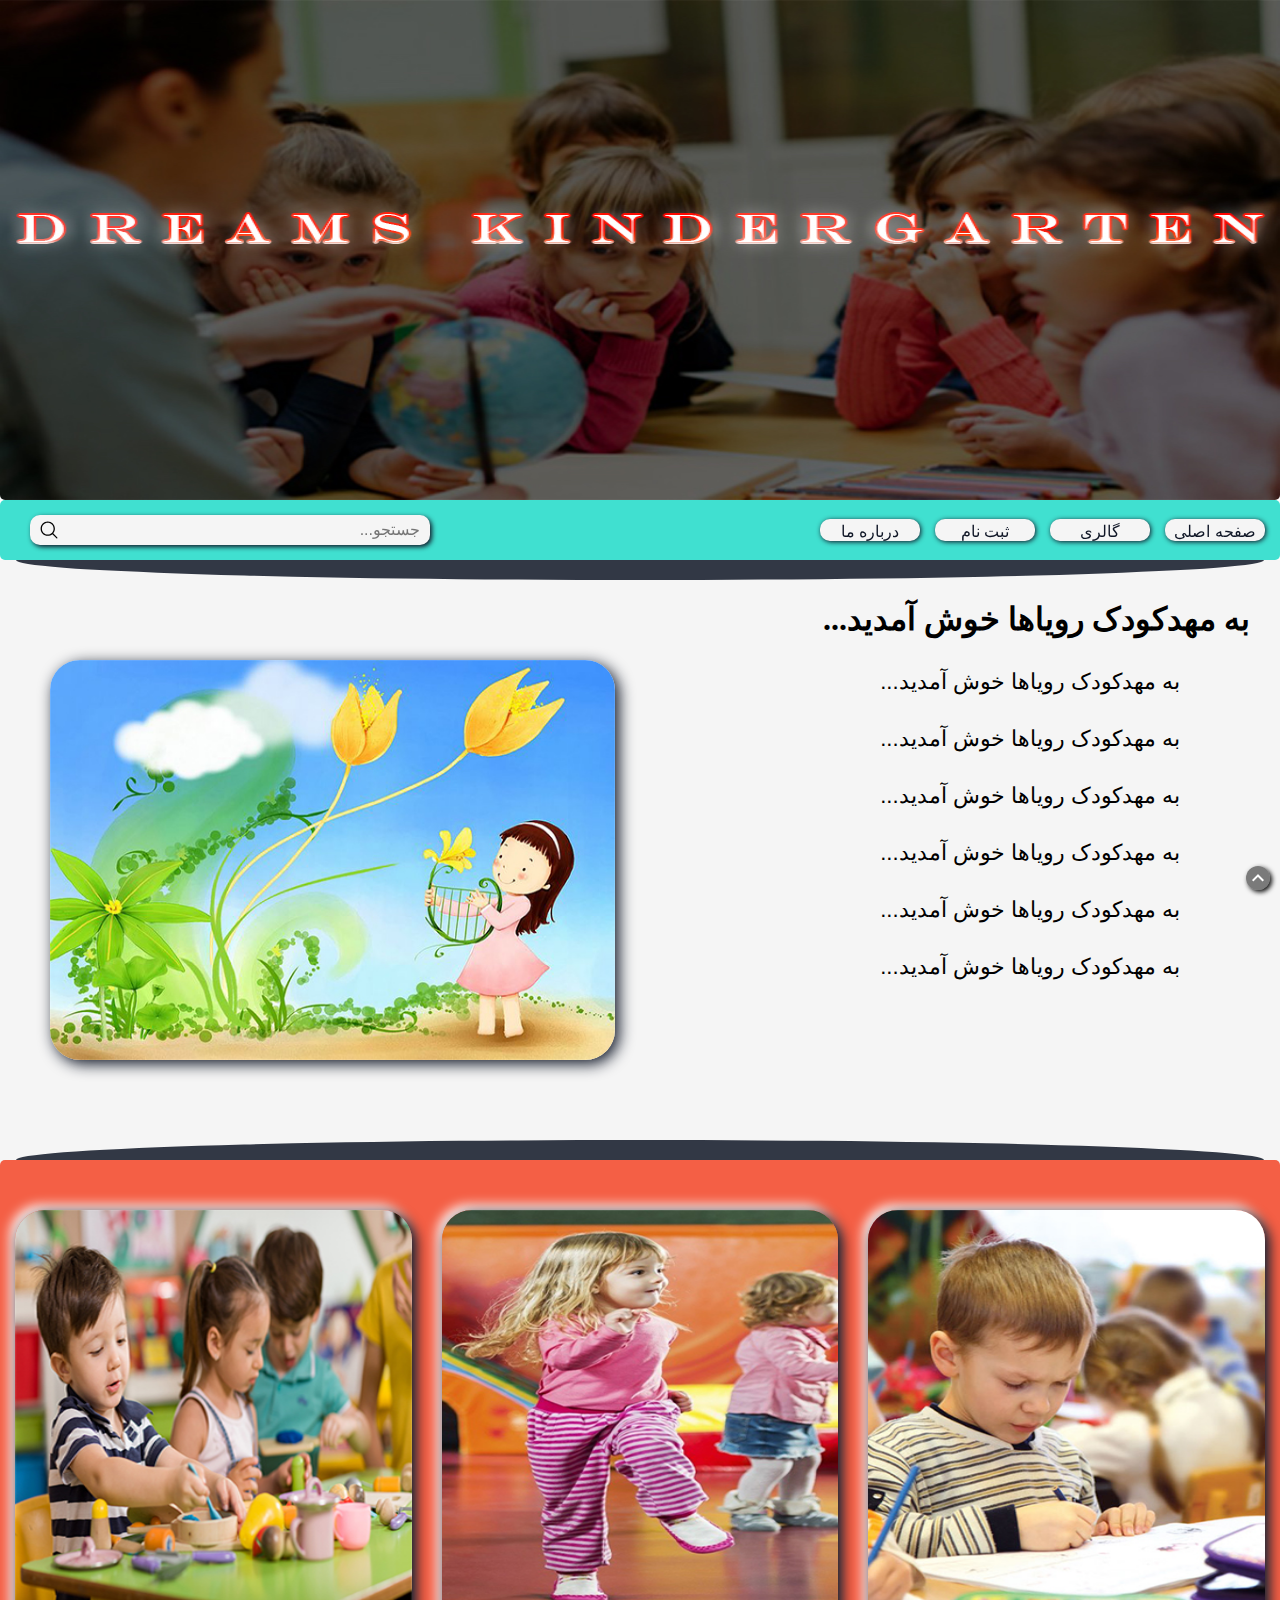
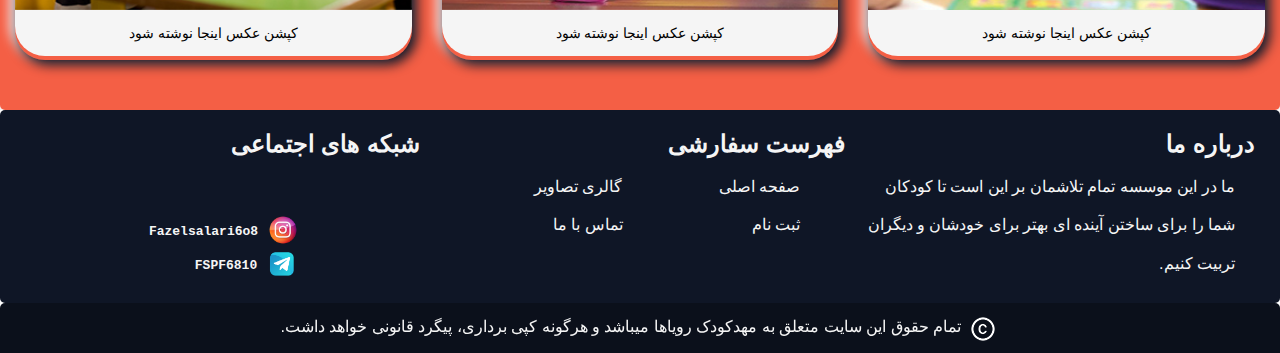
<file: index.html>
<!DOCTYPE html>
<html lang="fa" dir="rtl">
<head>
    <meta charset="UTF-8">
    <meta http-equiv="X-UA-Compatible" content="IE=edge">
    <meta name="viewport" content="width=device-width, initial-scale=1.0">
    <title>مهدکودک رویاها</title>
    <link rel="icon" href="./images/title.ico">
    <link rel="stylesheet" href="./style.css">
    <link rel="stylesheet" href="./responsive-style.css">
</head>
<body>
    <!-- start splash -->
    <div class="frame-splash"><div class="splash"></div></div>
    <!-- end splash -->

    <!-- start header -->
    <header id="top-header">
        <div id="content-header">
            <img src="./images/Header (2).jpg" alt="Dreams-Kindergarten">
        </div>
    </header>
    <!-- end header -->
    
    <!-- start main menu -->
    <div id="main-menu">
        <!-- start menu item -->
        <img class="menu-icon" src="./images/menu-icon.png" alt="main-menu">
        <div>
            <ul class="menu-items">
                    <a href="#"><li class="menu-item">صفحه اصلی</li></a>
                    <a href="#"><li class="menu-item">گالری</li></a>
                    <a href="./login.html" target="_blank"><li class="menu-item">ثبت نام</li></a>
                    <a href="#"><li class="menu-item">درباره ما</li></a>
            </ul>
        </div>
        <!-- end menu item -->
        <!-- start search box -->
        <div class="search-box">
            <input type="text" placeholder="جستجو...">
            <svg class="svg-icon" viewBox="0 0 20 20">
                <path
                    d="M19.129,18.164l-4.518-4.52c1.152-1.373,1.852-3.143,1.852-5.077c0-4.361-3.535-7.896-7.896-7.896
                        c-4.361,0-7.896,3.535-7.896,7.896s3.535,7.896,7.896,7.896c1.934,0,3.705-0.698,5.078-1.853l4.52,4.519
                        c0.266,0.268,0.699,0.268,0.965,0C19.396,18.863,19.396,18.431,19.129,18.164z M8.567,15.028c-3.568,0-6.461-2.893-6.461-6.461
                        s2.893-6.461,6.461-6.461c3.568,0,6.46,2.893,6.46,6.461S12.135,15.028,8.567,15.028z">
                </path>
            </svg>
        </div>
        <!-- end search box -->
    </div>
    <!-- end main menu -->

    <!-- start main -->
    <main>
        <div class="main">
            <div class="shadowbar-top">
            </div>

            <div class="main-intro">
                <div class="main-text">
                    <h1>به مهدکودک رویاها خوش آمدید...</h1>
                    <p>به مهدکودک رویاها خوش آمدید...</p>
                    <p>به مهدکودک رویاها خوش آمدید...</p>
                    <p>به مهدکودک رویاها خوش آمدید...</p>
                    <p>به مهدکودک رویاها خوش آمدید...</p>
                    <p>به مهدکودک رویاها خوش آمدید...</p>
                    <p>به مهدکودک رویاها خوش آمدید...</p>
                </div>
                <div class="main-image">
                    <div class="card-intro">
                        <img class="image-intro" src="./images/introduction.jpg" alt="introduction" title="مهدکودک رویاها">
                    </div>
                </div>
            </div>

            <div class="shadowbar-down">
            </div>
        </div>
        <!-- end class main -->
        <div class="gallery">
            <div class="card">
                <img class="card-image" src="./images/picbox/picR.jpg" alt="picR">
                <div class="card-content">
                    <p>کپشن عکس اینجا نوشته شود</p>
                </div>
            </div>
            <div class="card">
                <img class="card-image" src="./images/picbox/picC.jpg" alt="picC">
                <div class="card-content">
                    <p>کپشن عکس اینجا نوشته شود</p>
                </div>
            </div>
            <div class="card">
                <img class="card-image" src="./images/picbox/picL.jpg" alt="picL">
                <div class="card-content">
                    <p>کپشن عکس اینجا نوشته شود</p>
                </div>
            </div>
        </div>
    </main>
    <!-- end main -->

    <!-- start footer -->
    <footer>
        <section class="container-footer">
            <div class="about-us">
                <h3 class="about-title">درباره ما</h3>
                <p class="about-content">ما در این موسسه تمام تلاشمان بر این است تا کودکان شما را برای ساختن آینده ای بهتر برای خودشان و دیگران تربیت کنیم.</p>
            </div>
            <div class="footer-menu">
                <h3 class="footer-menu-title">فهرست سفارشی</h3>
                <ul class="footer-menu-content">
                    <li class="footer-menu-item"><a href="#">صفحه اصلی</a></li>
                    <li class="footer-menu-item"><a href="#">گالری تصاویر</a></li>
                    <li class="footer-menu-item"><a href="./login.html" target="_blank">ثبت نام</a></li>
                    <li class="footer-menu-item"><a href="#">تماس با ما</a></li>
                </ul>
            </div>
            <div class="social">
                <h3 class="social-title">شبکه های اجتماعی</h3>
                <a class="instagram" href="https://instagram.com/fazelsalari6o8" target="_blank"><img src="./images/ig-logo.png" alt="instagram.com/fazelsalari6o8"></a>
                <a class="telegram" href="https://t.me/FSPF6810" target="_blank"><img src="./images/tel-logo.png" alt="t.me/FSPF6810"></a>
            </div>
        </section>
        
        <section class="copyright"> 
                <p class="copyright-text">
                    تمام حقوق این سایت متعلق به مهدکودک رویاها میباشد و هرگونه کپی برداری، پیگرد قانونی خواهد داشت.
                </p>
        </section>
    </footer>
    <!-- end footer -->
    <a href="#top-header"><img src="./images/up.png" alt="Go to top" id="btn-gotop"></a>
</body>
</html>
</file>
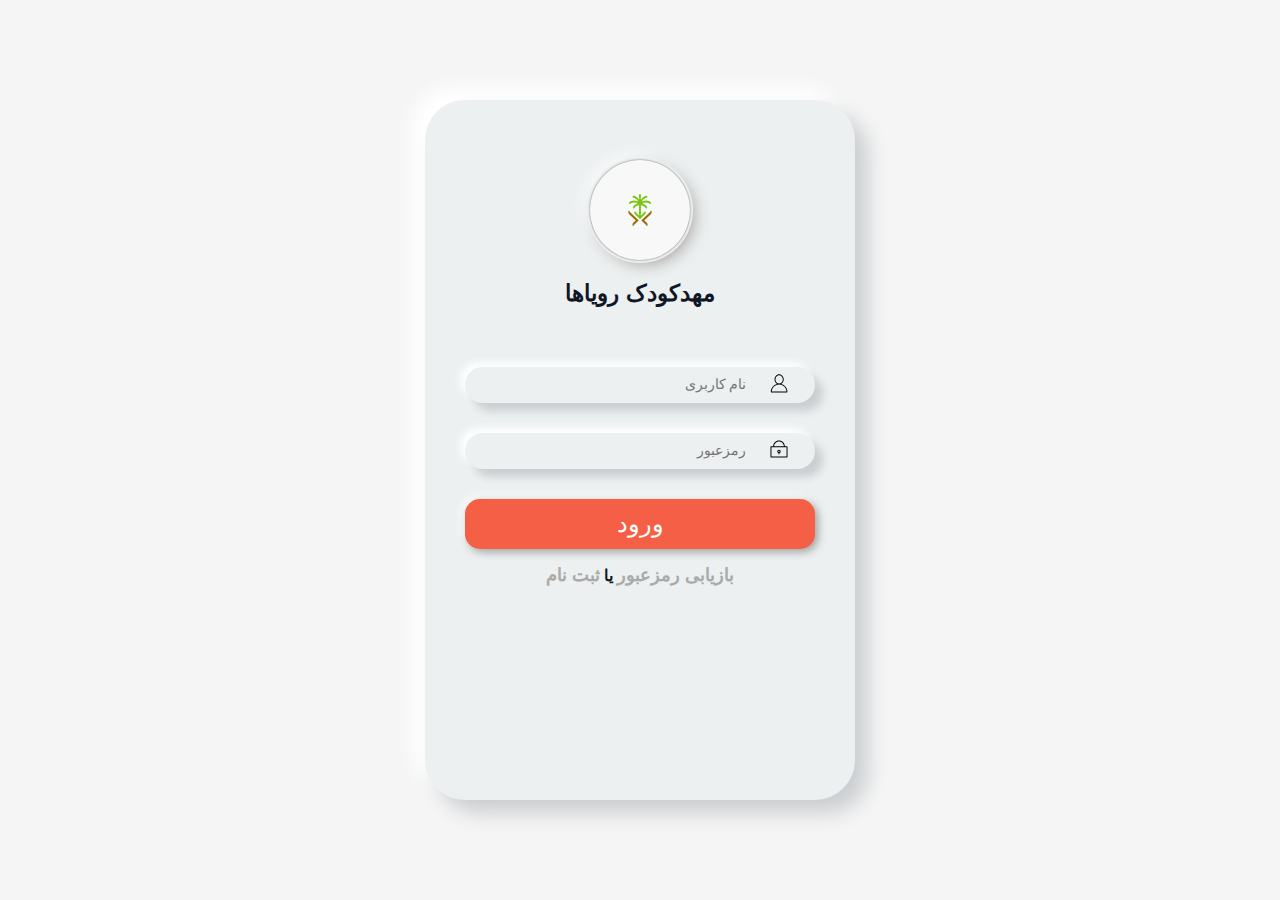
<file: login.html>
<!DOCTYPE html>
<html lang="fa" dir="rtl">
<head>
    <meta charset="UTF-8">
    <meta http-equiv="X-UA-Compatible" content="IE=edge">
    <meta name="viewport" content="width=device-width, initial-scale=1.0">
    <title>صفحه ورود</title>
    <link rel="stylesheet" href="./login-style.css">
</head>
<body>
    <div class="login-frame">
        <div class="logo"></div>
        <div class="title"><a href="./index.html">مهدکودک رویاها</a></div>
        <div class="fields">
            <div class="username">
                <svg class="svg-icon" viewBox="0 0 20 20">
                    <path 
                    d="M12.075,10.812c1.358-0.853,2.242-2.507,2.242-4.037c0-2.181-1.795-4.618-4.198-4.618S5.921,4.594,5.921,6.775c0,1.53,0.884,3.185,2.242,4.037c-3.222,0.865-5.6,3.807-5.6,7.298c0,0.23,0.189,0.42,0.42,0.42h14.273c0.23,0,0.42-0.189,0.42-0.42C17.676,14.619,15.297,11.677,12.075,10.812 M6.761,6.775c0-2.162,1.773-3.778,3.358-3.778s3.359,1.616,3.359,3.778c0,2.162-1.774,3.778-3.359,3.778S6.761,8.937,6.761,6.775 M3.415,17.69c0.218-3.51,3.142-6.297,6.704-6.297c3.562,0,6.486,2.787,6.705,6.297H3.415z">
                </path>
            </svg>
                <input type="username" class="user-input" placeholder="نام کاربری">
            </div>
            <div class="password">
                <svg class="svg-icon" viewBox="0 0 20 20">
                    <path 
                    d="M17.308,7.564h-1.993c0-2.929-2.385-5.314-5.314-5.314S4.686,4.635,4.686,7.564H2.693c-0.244,0-0.443,0.2-0.443,0.443v9.3c0,0.243,0.199,0.442,0.443,0.442h14.615c0.243,0,0.442-0.199,0.442-0.442v-9.3C17.75,7.764,17.551,7.564,17.308,7.564 M10,3.136c2.442,0,4.43,1.986,4.43,4.428H5.571C5.571,5.122,7.558,3.136,10,3.136 M16.865,16.864H3.136V8.45h13.729V16.864z M10,10.664c-0.854,0-1.55,0.696-1.55,1.551c0,0.699,0.467,1.292,1.107,1.485v0.95c0,0.243,0.2,0.442,0.443,0.442s0.443-0.199,0.443-0.442V13.7c0.64-0.193,1.106-0.786,1.106-1.485C11.55,11.36,10.854,10.664,10,10.664 M10,12.878c-0.366,0-0.664-0.298-0.664-0.663c0-0.366,0.298-0.665,0.664-0.665c0.365,0,0.664,0.299,0.664,0.665C10.664,12.58,10.365,12.878,10,12.878">
                </path>
                </svg>
                <input type="password" class="pass-input" placeholder="رمزعبور">
            </div>
            <button class="login-button">ورود</button>
            <div class="link">
                <a href="#">بازیابی رمزعبور</a> یا <a href="#">ثبت نام</a>
            </div>
        </div>
    </div>
</body>
</html>
</file>
<file: style.css>
* {
    padding: 0;
    margin: 0;
    box-sizing: border-box;
    /* font-family: "B Morvarid"; */
    z-index: 0;
}
::-webkit-scrollbar {
    width: 12px;
}
::-webkit-scrollbar-track {
    background-color: #ffffff;
    box-shadow: 0 0 20px 0 #0f1626 inset;
    border-radius: 10px;
}
::-webkit-scrollbar-thumb {
    background-color: #0f1626;
    box-shadow: 0 0 10px 0 #40e0d0 inset;
    border-radius: 10px;
}


.frame-splash {
    width: 100%;
    height: 0;
    background-color: #ffffff;
    position: fixed;
    visibility: hidden;
    animation-name: splash;
    animation-duration: 5s;
    animation-iteration-count: 1;
    z-index: 90;
}
.splash {
    width: 100%;
    height: 100%;
    background: url(./images/25.gif) no-repeat;
    background-position: center;
    position: fixed;
    visibility: hidden;
    animation-name: splash;
    animation-duration: 5s;
    animation-iteration-count: 1;
    z-index: 90;
}

body {
    position: relative;
}
/* start header style */
header {
    width: 100%;
    height: 500px;
    overflow: hidden;
}
#content-header {
    width: 100%;
    height: 500px;
    position: fixed;
    overflow: hidden;
    border-bottom-left-radius: 5px;
    border-bottom-right-radius: 5px;
}
#content-header img {
    width: 100%;
    height: 100%;
}

#main-menu {
    background-color: #40e0d0;
    height: 60px;
    font-family: "B Morvarid", Arial, Helvetica, sans-serif;
    display: flex;
    justify-content: space-between;
    align-items: center;
    border-radius: 5px;
    border-bottom-left-radius: 5px;
    border-bottom-right-radius: 5px;
    position: sticky;
    top: 0px;
    z-index: 20;
}
.menu-icon {
    padding-right: 15px;
    display: none;
}
.menu-items {
    height: 40px;
    display: flex;
    align-items: center;
    /* background-color: red; */
}
.menu-items a {
    text-decoration: none;
    color: #0f1626;
    font-size: 1rem;
}
.menu-item {
    list-style-type: none;
    width: 100px;
    background-color: #f5f5f5;
    border: 0 solid ;
    border-radius: 10px;
    margin-right: 15px;
    padding-top: 3px;
    text-align: center;
    box-shadow: 1px 1px 5px 0 #0f1626;
    transition: all 0.5s ease-out;
}
.menu-item:hover {
    background-color: #ff533d;
    color: #f5f5f5;
    box-shadow: 2px 2px 5px 1px #0f1626,
    -2px -2px 5px 1px #ffffff;
}
.search-box {
    background-color: #f5f5f5;
    display: flex;
    justify-content: space-between;
    width: 400px;
    height: 30px;
    margin: 0 30px;
    border-radius: 10px;
    box-shadow: 2px 2px 5px #0f1626;
}
.search-box input {
    width: 100%;
    border: none;
    outline: none;
    font-size: 1rem;
    font-family: "B Morvarid", Arial, Helvetica, sans-serif;
    margin: 0px 10px 0 0;
    background-color: #f5f5f5;
    color: #0f1626;
}
.svg-icon {
    width: 20px;
    vertical-align: middle;
    margin-left: 10px;
    cursor: pointer;
    transition: all 0.2s ease-in;
}
.svg-icon:hover {
    /* zoom: 1.1; */
    width: 23px;
}
/* end header */


/* start main style */
main {
    background-color: #f5f5f5;
    font-family: "B Morvarid", Arial, Helvetica, sans-serif;
    width: 100%;
    height: 1150px;
    position: relative;
    z-index: 5;
}
.main {
    width: 100%;
    height: 600px;
    position: relative;
    z-index: 0;
}
.main .shadowbar-top {
    background-color: #0f1626;
    width: calc(100% - 2rem);
    height: 40px;
    margin: 0 1rem 0 auto;
    border-radius: 50%;
    transform: translateY(-20px);
    opacity: 0.85;
    position: absolute;
    top: 0;
    z-index: 4;
}
.main-intro {
    display: flex;
    justify-content: space-between;
    width: 100%;
    height: 600px;
}
.main-intro .main-text {
    width: 47%;
    z-index: 0;
}
.main-text h1 {
    font-family: "B Titr TG E";
    font-weight: bolder;
    margin: 40px 30px 0 0;
}
.main-text p {
    font-size: 22px;
    padding: 31px 100px 0 0;
}
.main-intro .main-image {
    display: grid;
    grid-template-columns: repeat(1, 1fr);
    height: 400px;
    margin: 100px 50px;
    z-index: 0;
}
.card-intro {
    box-shadow: 4px 4px 15px 0 #0f1626;
    border-radius: 30px;
    transition: all 0.2s ease-in-out;
}
.card-intro:hover {
    box-shadow: 4px 4px 10px 0 #0f1626,
    -4px -4px 15px 0 #ffffff;
}
.image-intro {
    width: 100%;
    height: 400px;
    display: block;
    border-radius: 30px;
}
.main .shadowbar-down {
    background-color: #0f1626;
    width: calc(100% - 2rem);
    height: 40px;
    margin: 0 1rem 0 auto;
    border-radius: 50%;
    transform: translateY(20px);
    opacity: 0.85;
    position: absolute;
    bottom: 0;
    z-index: 4;
}

.gallery {
    background-color: #f45f45;
    border-radius: 5px;
    display: grid;
    grid-template-columns: repeat(3, 1fr);
    gap: 30px;
    height: 550px;
    padding: 50px 15px;
    position: relative;
}
.card {
    box-shadow: 4px 4px 12px 1px #0f1626,
    -4px -4px 12px 1px #ffffff;
    border-radius: 30px;
}
.card-image {
    width: 100%;
    height: 400px;
    display: block;
    border-top-left-radius: 30px;
    border-top-right-radius: 30px;
}
.card-content {
    font-size: 0.9rem;
    padding: 15px;
    background-color: #f5f5f5;
    text-align: center;
    border-bottom-left-radius: 30px;
    border-bottom-right-radius: 30px;
}
/* end main */


/* start footer style */
footer {
    font-family: "B Nazanin", Arial, Helvetica, sans-serif;
    position: relative;
    z-index: 21;
}
.container-footer {
    background-color: #0f1626;
    border-radius: 5px;
    color: #f5f5f5;
    display: flex;
    /* justify-content: space-between; */
}
.about-us, .footer-menu, .social {
    width: 33%;
    margin: 20px 20px 20px 0px;
    /* background-color: green; */
}
.about-title, .footer-menu-title, .social-title {
    font-size: 1.5rem;
    margin-right: 5px;
}
.about-content {
    margin: 10px 25px 0 0;
    line-height: 2.4rem;
    font-family: "B Morvarid", Arial, Helvetica, sans-serif;
}
.footer-menu {
    /* background-color: blue; */
    margin-right: 5px;
}
.footer-menu-content {
    margin: 10px 50px 0 0;
    line-height: 2.4rem;
    font-family: "B Morvarid", Arial, Helvetica, sans-serif;
    display: grid;
    grid-template-columns: repeat(2, 1fr);
}
.footer-menu-content .footer-menu-item {
    list-style-type: none;
    transition: all 2s ease-in-out;
}
.footer-menu-item a:hover::before {
    content: '- ';
}
.footer-menu-item a {
    transition: all 0.2s ease-in-out;
}
.footer-menu-item a:hover {
    text-shadow: 0 1px 1px #000000,
    0px -1px 1px #ffffff;
}
.footer-menu-content a {
    text-decoration: none;
    color: #f5f5f5;
}

.social{
    display: flex;
    flex-direction: column;
    /* background-color: red; */
    justify-content: flex-end;
    align-items: center;
    margin-left: 20px;
    position: relative;
}
.social-title {
    position: absolute;
    top: 0;
    right: 0;
}
.social a {
    text-decoration: none;
}
.social img {
    width: 30px;
    height: 30px;
    margin-right: 8px;
    transition: all 1s;
}
.social img:hover {
    transform: rotateZ(720deg);
}
.social .instagram::after {
    content: 'Fazelsalari6o8';
    font-family: monospace;
    font-weight: 700;
    color: #f5f5f5;
    margin:10px;
    vertical-align: 10px;
}
.social .telegram::after {
    content: 'FSPF6810';
    font-family: monospace;
    font-weight: 700;
    color: #f5f5f5;
    margin:10px;
    vertical-align: 10px;
    padding-left: 45px;
}

.copyright {
    background-color: #0b101b;
    width: 100%;
    height: 50px;
    text-align: center;
    border-top-left-radius: 5px;
    border-top-right-radius: 5px;
    position: relative;
}
.copyright p {
    color: #f5f5f5;
    display: inline-block;
    transform: translateY(50%);
}
.copyright p::before {
    content: url("./images/Copyright.png");
    vertical-align: -9px;
    margin: 5px;
}

#btn-gotop {
    background-color: rgba(0, 0, 0, 0.5);
    border-radius: 50px;
    box-shadow: 2px 2px 5px #000000,
    0px 0px 3px #ffffff;
    position: fixed;
    bottom: 10px;
    right: 10px;
    z-index: 25;
}
#btn-gotop:hover {
    zoom: 1.1;
}
/* end footer */


/* start animations */
@keyframes splash {
    0% {
        height: 100%;
    }
    50% {
        visibility: visible;
        height: 100%;
    }
    100% {
        height: 0;
        visibility: hidden;
    }
}
</file>
<file: responsive-style.css>
@media (max-width: 479px) {
    header, #content-header, #content-header img {
        height: 150px;
    }
}

/* @media (max-width: 479px) {
    header, #content-header, #content-header img {
        height: 200px;
    }
} */

@media (min-width: 480px) and (max-width: 566px) {
    header, #content-header, #content-header img {
        height: 250px;
    }
}

@media (max-width: 566px) {
    .gallery {
        display: grid;
        grid-template-columns: repeat(1, 1fr);
        grid-template-rows: auto;
        overflow-y: scroll;
    }

    .about-title, .footer-menu-title, .social-title {
        font-size: 1rem;
    }
    .about-content {
        line-height: 1.2rem;
        font-size: 0.75rem;
    }
    .footer-menu-content {
        line-height: 1rem;
        font-size: 0.75rem;
    }

    .social img {
        width: 18px;
        height: 18px;
    }
    .social .instagram::after, .social .telegram::after {
        vertical-align: 5px;
        font-size: 10px;
    }
    .social .telegram::after {
        padding-left: 35px;
    }
}


@media (min-width:567px) and (max-width: 678px) {
    .about-title, .footer-menu-title, .social-title {
        font-size: 1rem;
    }
    .about-content {
        line-height: 1.2rem;
        font-size: 0.75rem;
    }
    .footer-menu-content {
        line-height: 2.4rem;
        font-size: 0.75rem;
    }

    .social img {
        width: 18px;
        height: 18px;
    }
    .social .instagram::after, .social .telegram::after {
        vertical-align: 5px;
        font-size: 10px;
    }
    .social .telegram::after {
        padding-left: 35px;
    }
}

@media (min-width: 567px) and (max-width: 768px) {
    .gallery {
        display: grid;
        grid-template-columns: repeat(2, 1fr);
        grid-template-rows: auto;
        overflow-y: scroll;
    }
    header, #content-header, #content-header img {
        height: 300px;
    }
}

@media (max-width: 768px) {
    .menu-icon {
        display: block;
    }
    .menu-items {
        display: none;
    }
    main {
        height: 1500px;
        /* background-color: red; */
    }
    .main {
        height: 950px;
    }
    .main-intro {
        display: flex;
        flex-direction: column;
        justify-content: space-between;
        align-items: center;
        width: 100%;
        height: 950px;
    }
    .main-intro .main-text {
        width: 100%;
        display: block;
    }
    .main-text h1 {
        font-size: 1rem;
        display: block;
    }
    .main-text p {
        font-size: 0.8rem;
        display: block;
        text-align: center;
        padding-right: 0;
    }
    
    
    .container-footer {
        flex-direction: column;
    }
    .about-us, .footer-menu, .social {
        width: 100%;
        margin: 20px 0px 20px 20px;
    }
    .about-title, .footer-menu-title, .social-title {
        margin-right: 15px;
    }
    .footer-menu-content {
        margin: 10px 60px 0 0;
        row-gap: 20px;
    }
    .social .instagram {
        margin-top: 50px;
    }

    .copyright {
        height: 100px;
    }
}

@media (min-width: 769px) and (max-width: 1023px) {
    header, #content-header, #content-header img {
        height: 400px;
    }
}


@media (min-width: 679px) and (max-width: 1206px) {
    .gallery {
        display: grid;
        grid-template-columns: repeat(2, 1fr);
        grid-template-rows: auto;
        overflow-y: scroll;
    }

    .about-title, .footer-menu-title, .social-title {
        font-size: 1rem;
    }
    .about-content {
        line-height: 1.2rem;
        font-size: 0.75rem;
    }
    .footer-menu-content {
        line-height: 1.8rem;
        font-size: 0.9rem;
    }

    .social img {
        width: 22px;
        height: 22px;
    }
    .social .instagram::after, .social .telegram::after {
        vertical-align: 7px;
    }
}
</file>
<file: login-style.css>
* {
    box-sizing: border-box;
    text-decoration: none;
}

body {
    margin: 0;
    width: 100vw;
    height: 100vh;
    font-weight: 700;
    font-family: "B Morvarid", Arial, Helvetica, sans-serif;
    display: flex;
    flex-direction: column;
    justify-content: center;
    align-items: center;
    color: #0f1626;
    background-color: #f5f5f5;
}

.login-frame {
    margin: 2.5rem 0;
    width: 430px;
    height: 700px;
    background-color: #ecf0f0;
    padding: 60px 35px 35px 35px;
    border-radius: 40px;
    box-shadow: 13px 13px 20px #cbced1,
    -13px -13px 20px #ffffff;
}

.logo {
    background: url(./images/title.ico) no-repeat;
    background-color: #f8f8f8;
    background-position: center;
    border-radius: 50%;
    width: 100px;
    height: 100px;
    margin: 0 auto;
    box-shadow: 0px 0px 2px #5f5f5f,
    0px 0px 0px 3px #ecf0f3,
    5px 5px 15px #afaaa7,
    -5px -5px 15px #ffffff;
}

.title {
    text-align: center;
    font-family: "B Nazanin", Arial, Helvetica, sans-serif;
    font-size: 23px;
    padding-top: 20px;
    letter-spacing: 2px;
}
.title a {
    color: #0f1626;
}

.fields {
    width: 100%;
    padding: 60px 5px 5px 5px;
}
.fields input {
    width: 70%;
    outline: none;
    border: none;
    background: none;
    font-size: 14px;
    font-family: "B Morvarid";
    padding: 10px 10px 10px 5px;
}
.username, .password {
    margin-bottom: 30px;
    box-shadow: 8px 8px 8px #cbced1,
    -5px -5px 8px #ffffff;
    border-radius: 25px;
}
.svg-icon {
    height: 22px;
    margin: 0 25px -4.5px 7.5px;
}

.login-button {
    border: none;
    border-radius: 15px;
    cursor: pointer;
    width: 100%;
    height: 50px;
    background-color: #f45f45;
    color: #ffffff;
    font-size: 1.5rem;
    font-family: "B Nazanin", Arial, Helvetica, sans-serif;
    box-shadow: 3px 3px 8px #a1a1a1,
    -3px -3px 8px #ffffff;
    transition: all 0.5s ease, border-radius 1s ease;
}
.login-button:hover {
    background-color: #ff6f45;
    font-size: 1.8rem;
    border-radius: 30px;
}

.link {
    padding-top: 15px;
    text-align: center;
    font-family: "B Nazanin", Arial, Helvetica, sans-serif;
}
.link a {
    color: #aaa;
    font-size: 18px;
}
</file>
